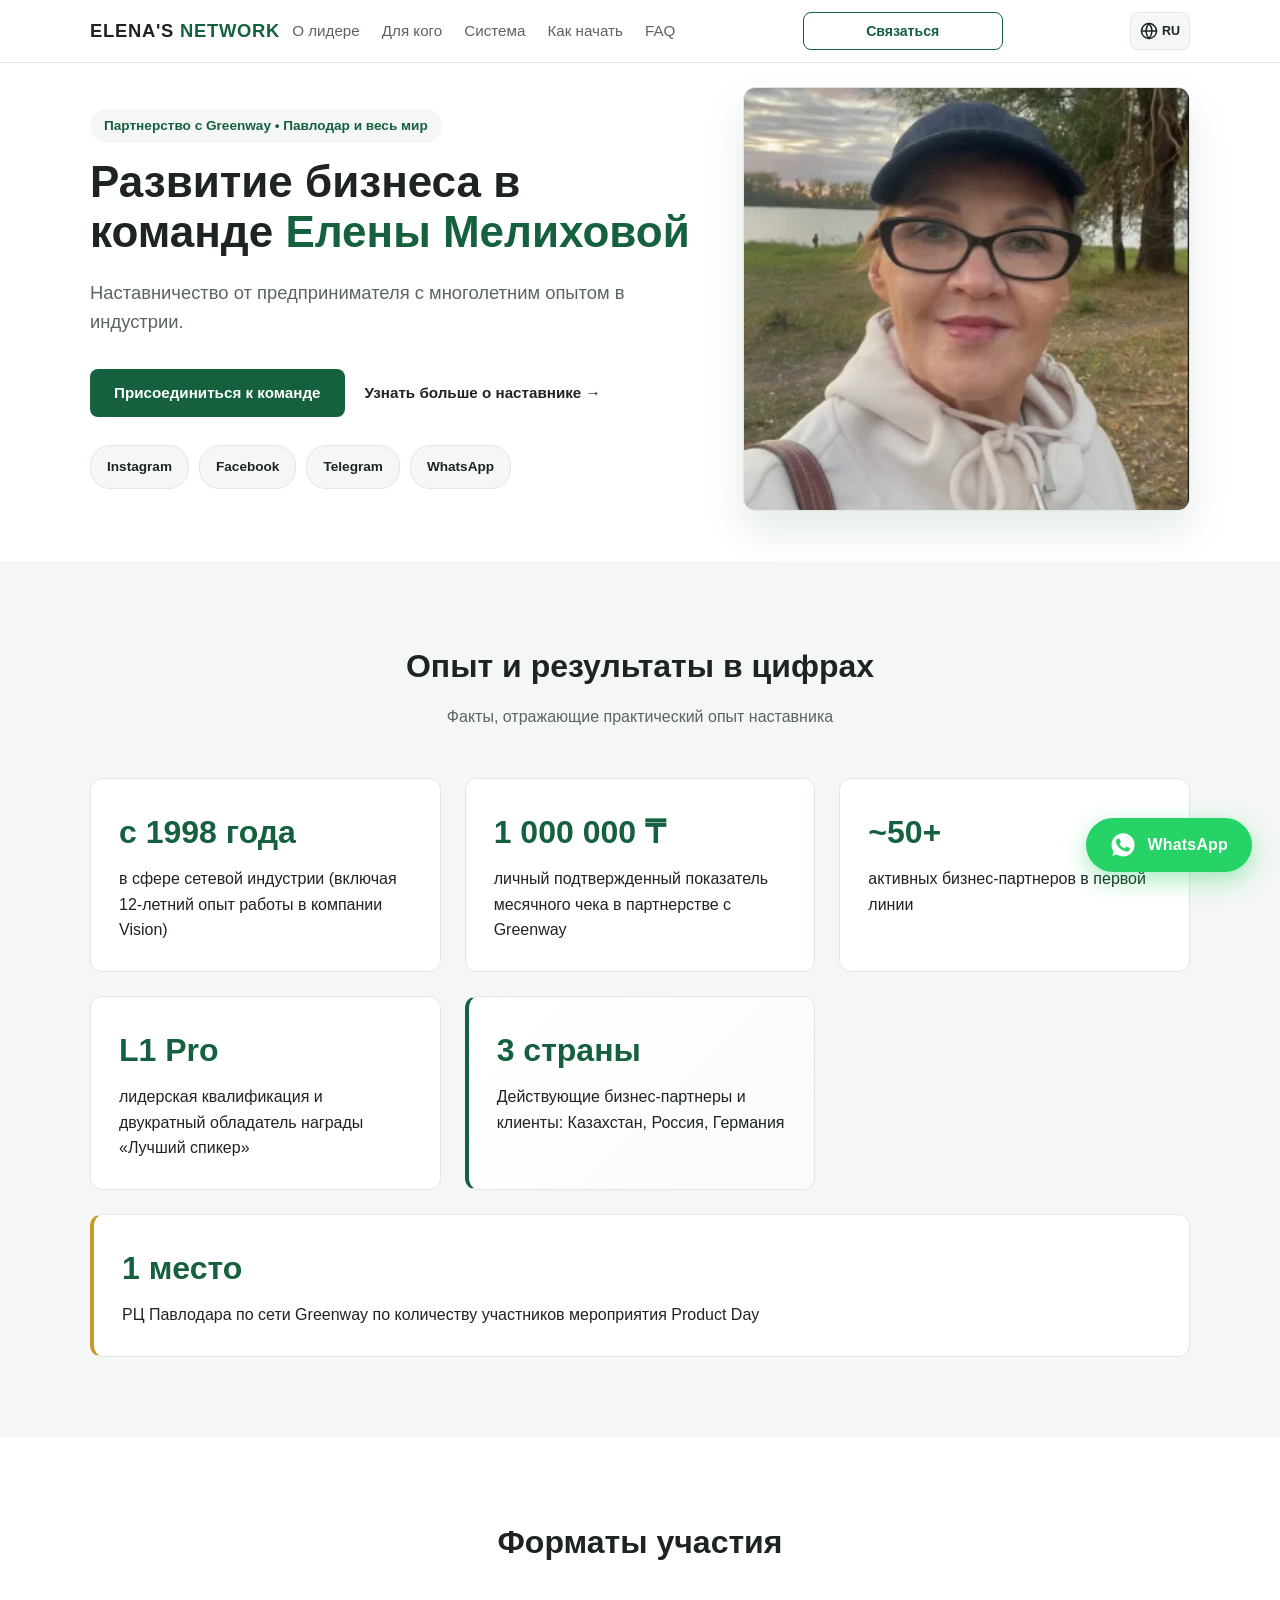
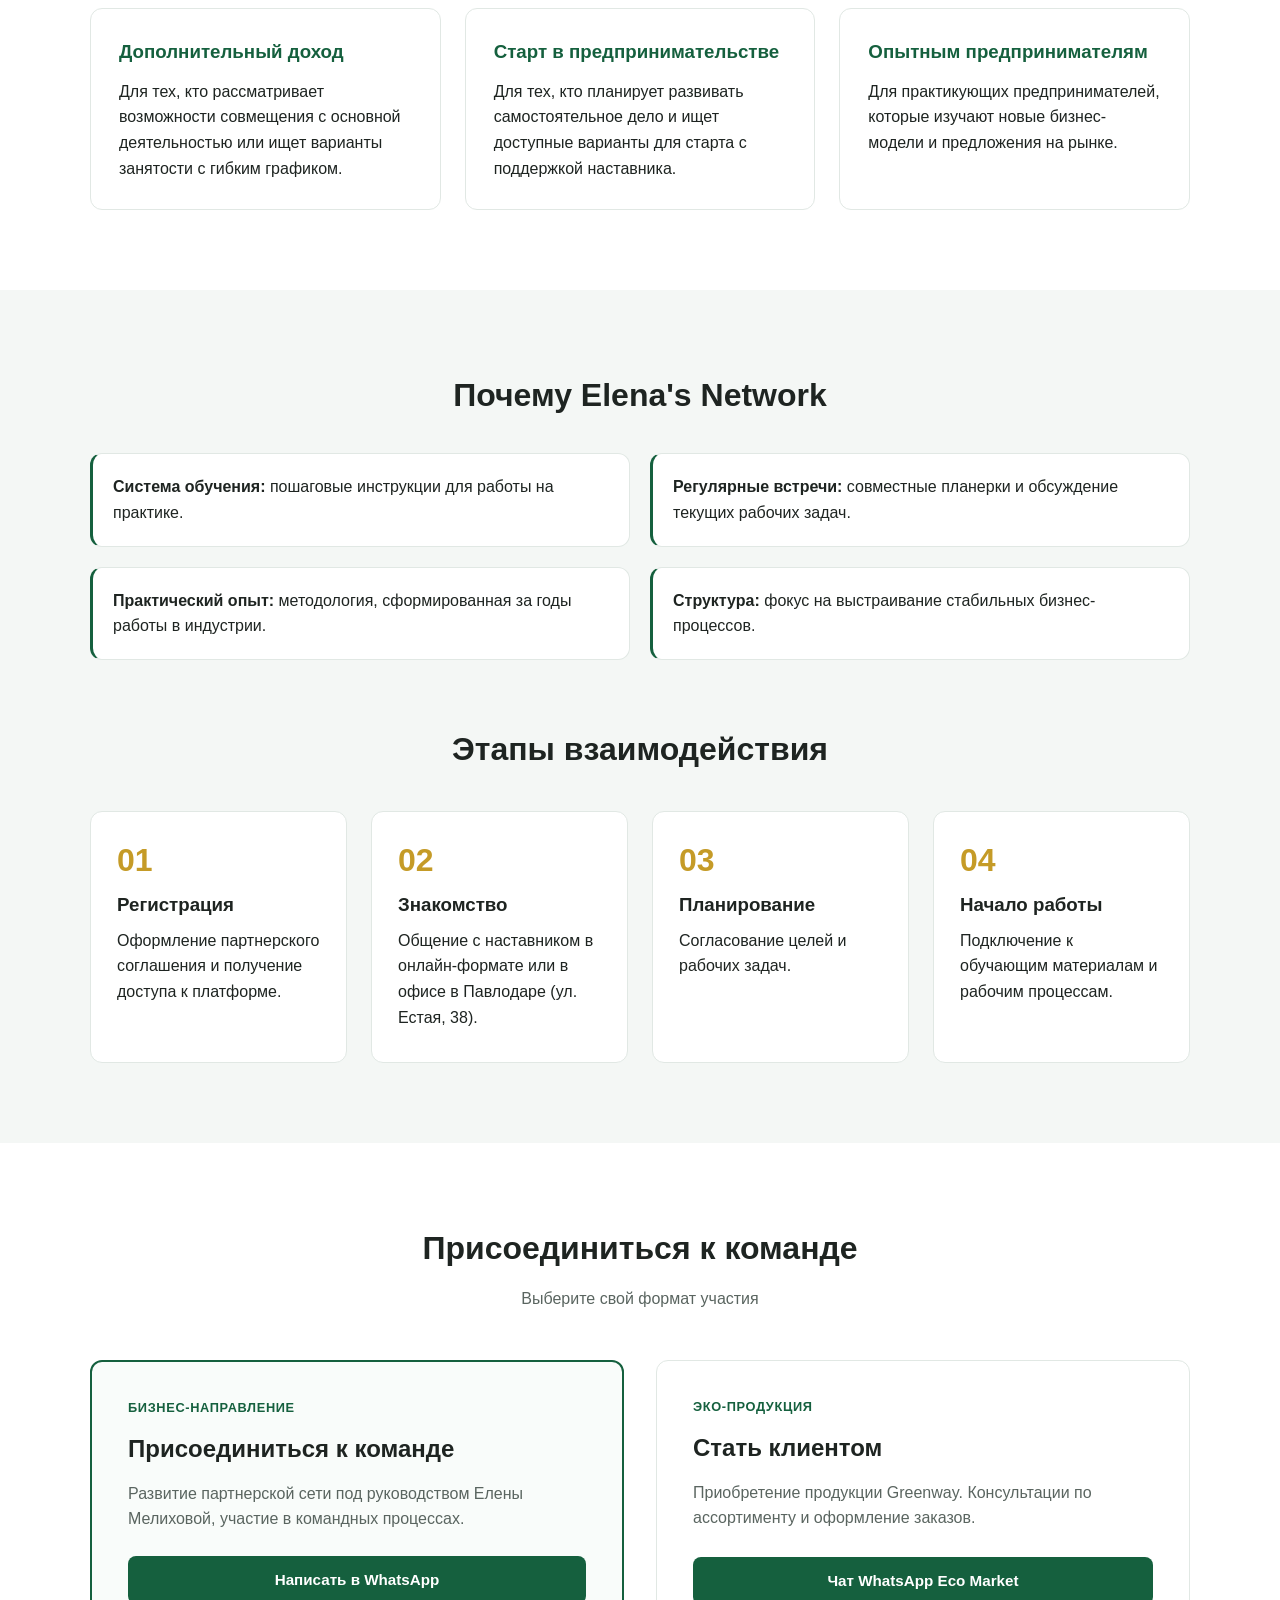
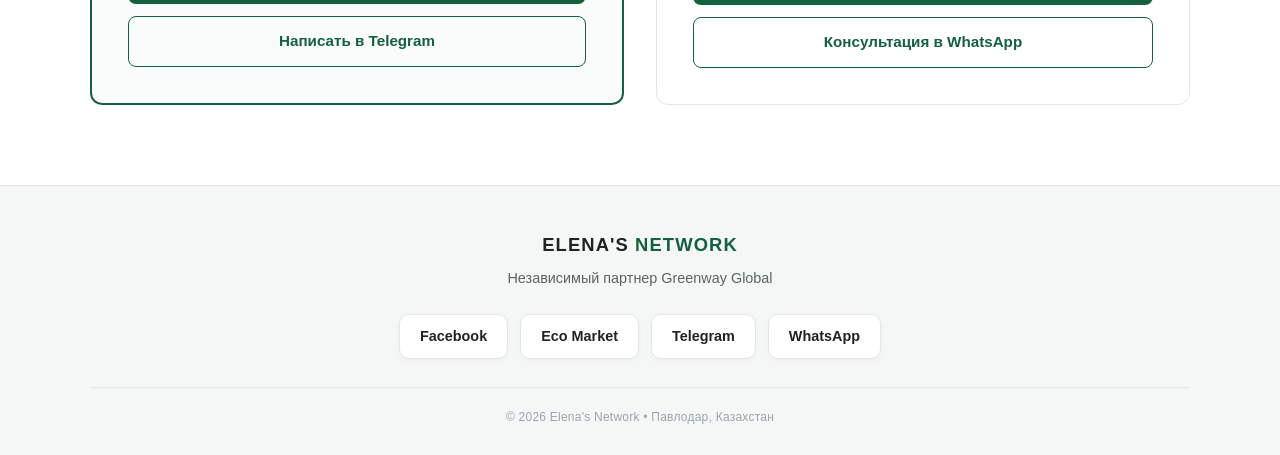
<file: index.html>
<!DOCTYPE html>
<html lang="ru">
<head>
    <script async src="https://www.googletagmanager.com/gtm.js?id=GTM-WV596D42"></script>
    <script>
    window.dataLayer = window.dataLayer || [];
    function gtag(){dataLayer.push(arguments);}
    gtag('js', new Date());
    </script>
    
    <meta charset="UTF-8">
    <meta name="viewport" content="width=device-width, initial-scale=1.0">
    <title>Elena's Network — Бизнес-сообщество Елены Мелиховой | Greenway</title>
    <meta name="description" content="Развитие бизнеса и партнерство с Greenway Global в Павлодаре и онлайн. Наставничество от лидера L1 Pro Елены Мелиховой с опытом с 1998 года.">
    
    <!-- Open Graph (для превью в мессенджерах) -->
    <meta property="og:type" content="website">
    <meta property="og:site_name" content="Elena's Network">
    <meta property="og:title" content="Elena's Network — бизнес с Greenway Global в команде Елены Мелиховой">
    <meta property="og:description" content="Наставничество в Павлодаре и онлайн. Пошаговая система старта в бизнесе или доступ к эко-продукции Greenway.">
    <meta property="og:url" content="https://dmitry-lab-git.github.io/elenas_network/">
    <meta property="og:image" content="https://dmitry-lab-git.github.io/elenas_network/assets/img/main_photo.png">

    <link rel="canonical" href="https://dmitry-lab-git.github.io/elenas_network/">

    <link rel="stylesheet" href="css/style.css?v=1.0.3">

    <!-- AI & GEO Оптимизация (Digital Passport / Schema.org) -->
    <script type="application/ld+json">
    {
    "@context": "https://schema.org",
    "@graph": [
        {
        "@type": "Person",
        "@id": "https://dmitry-lab-git.github.io/elenas_network/#elena",
        "name": "Елена Мелихова",
        "alternateName": "Elena Melikhova",
        "jobTitle": "Лидер L1 Pro, независимый партнер Greenway Global",
        "description": "Предприниматель и наставник в сетевой индустрии с 1998 года. Развитие партнерской сети и эко-направления в Павлодаре и онлайн.",
        "image": "https://dmitry-lab-git.github.io/elenas_network/assets/img/main_photo.webp",
        "url": "https://dmitry-lab-git.github.io/elenas_network/",
        "telephone": "+77056116444",
        "address": {
            "@type": "PostalAddress",
            "streetAddress": "ул. Естая, 38",
            "addressLocality": "Павлодар",
            "addressCountry": "KZ"
        },
        "sameAs": [
            "https://www.facebook.com/share/1Fp2Kw3iVJ/",
            "https://wa.me/77056116444"
        ]
        },
        {
        "@type": "LocalBusiness",
        "@id": "https://dmitry-lab-git.github.io/elenas_network/#office",
        "name": "Elena's Network — Команда Greenway Павлодар",
        "founder": {
            "@id": "https://dmitry-lab-git.github.io/elenas_network/#elena"
        },
        "image": "https://dmitry-lab-git.github.io/elenas_network/assets/img/main_photo.webp",
        "telephone": "+77056116444",
        "url": "https://dmitry-lab-git.github.io/elenas_network/",
        "priceRange": "$$",
        "hasMap": "https://2gis.kz/pavlodar/firm/70000001064880357",
        "openingHoursSpecification": [
            {
            "@type": "OpeningHoursSpecification",
            "dayOfWeek": ["Tuesday","Wednesday","Thursday","Friday","Saturday"],
            "opens": "11:00",
            "closes": "19:00"
            }
        ],
        "address": {
            "@type": "PostalAddress",
            "streetAddress": "ул. Естая, 38",
            "addressLocality": "Павлодар",
            "addressRegion": "Павлодарская область",
            "addressCountry": "KZ"
        },
        "areaServed": ["KZ", "RU", "DE"]
        },
        {
        "@type": "BreadcrumbList",
        "itemListElement": [
            {
            "@type": "ListItem",
            "position": 1,
            "name": "Главная",
            "item": "https://dmitry-lab-git.github.io/elenas_network/"
            },
            {
            "@type": "ListItem",
            "position": 2,
            "name": "Контакты и Офис",
            "item": "https://dmitry-lab-git.github.io/elenas_network/#office"
            }
        ]
        }
    ]
    }
    </script>
    </script>
</head>
<body>

    <header class="header" id="siteHeader">
        <div class="container header__inner">
            <a href="index.html" class="logo">ELENA'S <span>NETWORK</span></a>
            
            <nav class="nav nav--desktop" aria-label="Основная навигация">
                <a href="#achievements" class="nav__link" data-i18n="nav_leader">О лидере</a>
                <a href="#audience" class="nav__link" data-i18n="nav_audience">Для кого</a>
                <a href="#system" class="nav__link" data-i18n="nav_system">Система</a>
                <a href="#start" class="nav__link" data-i18n="nav_start">Как начать</a>
                <a href="faq.html" class="nav__link">FAQ</a>
            </nav>

            <div class="header__center-cta">
                <a href="#choice" class="btn btn--outline btn--sm btn--stretch" data-i18n="nav_contact">Связаться</a>
            </div>

            <div class="header__right">
                <div class="lang-dropdown" id="langDropdown">
                    <button type="button" class="globe-btn" id="globeBtn" aria-label="Выбрать язык" aria-expanded="false" aria-haspopup="true">
                        <svg viewBox="0 0 24 24" width="18" height="18" fill="none" stroke="currentColor" stroke-width="2" stroke-linecap="round" stroke-linejoin="round" aria-hidden="true">
                            <circle cx="12" cy="12" r="10"></circle>
                            <line x1="2" y1="12" x2="22" y2="12"></line>
                            <path d="M12 2a15.3 15.3 0 0 1 4 10 15.3 15.3 0 0 1-4 10 15.3 15.3 0 0 1-4-10 15.3 15.3 0 0 1 4-10z"></path>
                        </svg>
                        <span class="globe-btn__code" id="currentLangCode">RU</span>
                    </button>

                    <div class="lang-menu" id="langMenu" role="menu">
                        <button type="button" class="lang-option active" data-lang="ru" role="menuitem">Русский (RU)</button>
                        <button type="button" class="lang-option" data-lang="en" role="menuitem">English (EN)</button>
                    </div>
                </div>

                <button type="button" class="burger-btn" id="burgerBtn" aria-label="Открыть меню" aria-expanded="false" aria-controls="mobileDrawer">
                    <span></span>
                    <span></span>
                    <span></span>
                </button>
            </div>
        </div>

        <div class="mobile-drawer" id="mobileDrawer" aria-hidden="true">
            <nav class="mobile-nav" aria-label="Мобильная навигация">
                <a href="#achievements" class="mobile-nav__link" data-i18n="nav_leader">О лидере</a>
                <a href="#audience" class="mobile-nav__link" data-i18n="nav_audience">Для кого</a>
                <a href="#system" class="mobile-nav__link" data-i18n="nav_system">Система</a>
                <a href="#start" class="mobile-nav__link" data-i18n="nav_start">Как начать</a>
                <a href="faq.html" class="mobile-nav__link">FAQ</a>
                <a href="#choice" class="mobile-nav__link mobile-nav__link--cta" data-i18n="nav_contact">Связаться</a>
            </nav>
        </div>
    </header>

    <main>
        <section class="hero">
            <div class="container hero__grid">
                <div class="hero__content">
                    <span class="badge" data-i18n="hero_badge">Партнерство с Greenway • Павлодар и весь мир</span>
                    <h1 data-i18n="hero_title">Развитие бизнеса в команде <span class="accent">Елены Мелиховой</span></h1>
                    <p class="hero__subtitle" data-i18n="hero_subtitle">
                        Наставничество от предпринимателя с многолетним опытом в индустрии.
                    </p>
                    <div class="hero__actions">
                        <a href="#choice" class="btn btn--primary" data-i18n="hero_cta_main">Присоединиться к команде</a>
                        <a href="#achievements" class="btn btn--text" data-i18n="hero_cta_sec">Узнать больше о наставнике →</a>
                    </div>
                    <div class="hero__socials" aria-label="Социальные сети">
                        <a href="https://instagram.com/" target="_blank" rel="noopener noreferrer" class="social-pill">Instagram</a>
                        <a href="https://www.facebook.com/share/1Fp2Kw3iVJ/?mibextid=wwXIfr" target="_blank" rel="noopener noreferrer" class="social-pill">Facebook</a>
                        <a href="https://t.me/+77056116444" target="_blank" rel="noopener noreferrer" class="social-pill">Telegram</a>
                        <a href="https://wa.me/77056116444" target="_blank" rel="noopener noreferrer" class="social-pill">WhatsApp</a>
                    </div>
                </div>
                <div class="hero__image">
                    <!-- Оптимизированное фото WebP с резервным PNG -->
                    <picture>
                        <source srcset="assets/img/main_photo.webp" type="image/webp">
                        <img src="assets/img/main_photo.png" alt="Елена Мелихова" class="hero__photo" fetchpriority="high">
                    </picture>
                </div>
            </div>
        </section>

        <!-- 1. О лидере -->
        <section class="section bg-light">
            <div class="container">
                <h2 id="achievements" class="section__title" data-i18n="ach_title">Опыт и результаты в цифрах</h2>
                <p class="section__desc" data-i18n="ach_desc">Факты, отражающие практический опыт наставника</p>
                
                <div class="stats-grid">
                    <article class="stat-card">
                        <div class="stat-card__num" data-i18n="stat1_num">с 1998 года</div>
                        <p class="stat-card__text" data-i18n="stat1_text">в сфере сетевой индустрии (включая 12-летний опыт работы в компании Vision)</p>
                    </article>
                    <article class="stat-card">
                        <div class="stat-card__num" data-i18n="stat2_num">1 000 000 ₸</div>
                        <p class="stat-card__text" data-i18n="stat2_text">личный подтвержденный показатель месячного чека в партнерстве с Greenway</p>
                    </article>
                    <article class="stat-card">
                        <div class="stat-card__num">~50+</div>
                        <p class="stat-card__text" data-i18n="stat3_text">активных бизнес-партнеров в первой линии</p>
                    </article>
                    <article class="stat-card">
                        <div class="stat-card__num">L1 Pro</div>
                        <p class="stat-card__text" data-i18n="stat4_text">лидерская квалификация и двукратный обладатель награды «Лучший спикер»</p>
                    </article>
                    <article class="stat-card stat-card--accent">
                        <div class="stat-card__num" data-i18n="stat6_num">3 страны</div>
                        <p class="stat-card__text" data-i18n="stat6_text">Действующие бизнес-партнеры и клиенты: Казахстан, Россия, Германия</p>
                    </article>
                    <article class="stat-card stat-card--wide">
                        <div class="stat-card__num" data-i18n="stat5_num">1 место</div>
                        <p class="stat-card__text" data-i18n="stat5_text">РЦ Павлодара по сети Greenway по количеству участников мероприятия Product Day</p>
                    </article>
                </div>
            </div>
        </section>

        <!-- 2. Для кого -->
        <section class="section">
            <div class="container">
                <h2 id="audience" class="section__title" data-i18n="aud_title">Форматы участия</h2>
                <div class="cards-grid">
                    <article class="card">
                        <h3 data-i18n="aud1_title">Дополнительный доход</h3>
                        <p data-i18n="aud1_text">Для тех, кто рассматривает возможности совмещения с основной деятельностью или ищет варианты занятости с гибким графиком.</p>
                    </article>
                    <article class="card">
                        <h3 data-i18n="aud2_title">Старт в предпринимательстве</h3>
                        <p data-i18n="aud2_text">Для тех, кто планирует развивать самостоятельное дело и ищет доступные варианты для старта с поддержкой наставника.</p>
                    </article>
                    <article class="card">
                        <h3 data-i18n="aud3_title">Опытным предпринимателям</h3>
                        <p data-i18n="aud3_text">Для практикующих предпринимателей, которые изучают новые бизнес-модели и предложения на рынке.</p>
                    </article>
                </div>
            </div>
        </section>

        <!-- 3. Система и 4. Как начать -->
        <section class="section bg-light">
            <div class="container">
                <h2 id="system" class="section__title" data-i18n="sys_title">Почему Elena's Network</h2>
                <ul class="features-list">
                    <li class="feature-item" data-i18n="feat1"><strong>Система обучения:</strong> пошаговые инструкции для работы на практике.</li>
                    <li class="feature-item" data-i18n="feat2"><strong>Регулярные встречи:</strong> совместные планерки и обсуждение текущих рабочих задач.</li>
                    <li class="feature-item" data-i18n="feat3"><strong>Практический опыт:</strong> методология, сформированная за годы работы в индустрии.</li>
                    <li class="feature-item" data-i18n="feat4"><strong>Структура:</strong> фокус на выстраивание стабильных бизнес-процессов.</li>
                </ul>

                <div class="section__subsection">
                    <h2 id="start" class="section__title" data-i18n="steps_title">Этапы взаимодействия</h2>
                    <ol class="steps-grid">
                        <li class="step">
                            <span class="step__num">01</span>
                            <h3 data-i18n="step1_title">Регистрация</h3>
                            <p data-i18n="step1_text">Оформление партнерского соглашения и получение доступа к платформе.</p>
                        </li>
                        <li class="step">
                            <span class="step__num">02</span>
                            <h3 data-id="step2_title">Знакомство</h3>
                            <p data-i18n="step2_text">Общение с наставником в онлайн-формате или в офисе в Павлодаре (ул. Естая, 38).</p>
                        </li>
                        <li class="step">
                            <span class="step__num">03</span>
                            <h3 data-i18n="step3_title">Планирование</h3>
                            <p data-i18n="step3_text">Согласование целей и рабочих задач.</p>
                        </li>
                        <li class="step">
                            <span class="step__num">04</span>
                            <h3 data-i18n="step4_title">Начало работы</h3>
                            <p data-i18n="step4_text">Подключение к обучающим материалам и рабочим процессам.</p>
                        </li>
                    </ol>
                </div>
            </div>
        </section>

        <section class="section">
            <div class="container">
                <h2 id="choice" class="section__title" data-i18n="choice_title">Присоединиться к команде</h2>
                <p class="section__desc" data-i18n="choice_desc">Выберите свой формат участия</p>
                
                <div class="fork-grid">
                    <article class="fork-card fork-card--partner">
                        <div>
                            <span class="fork-tag" data-i18n="partner_tag">Бизнес-направление</span>
                            <h3 data-i18n="partner_title">Присоединиться к команде</h3>
                            <p data-i18n="partner_text">Развитие партнерской сети под руководством Елены Мелиховой, участие в командных процессах.</p>
                        </div>
                        <div class="btn-group">
                            <a href="https://wa.me/77056116444" target="_blank" rel="noopener noreferrer" class="btn btn--primary" data-i18n="btn_wa_partner">Написать в WhatsApp</a>
                            <a href="https://t.me/+77056116444" target="_blank" rel="noopener noreferrer" class="btn btn--outline" data-i18n="btn_tg_partner">Написать в Telegram</a>
                        </div>
                    </article>

                    <article class="fork-card">
                        <div>
                            <span class="fork-tag" data-i18n="client_tag">Эко-продукция</span>
                            <h3 data-i18n="client_title">Стать клиентом</h3>
                            <p data-i18n="client_text">Приобретение продукции Greenway. Консультации по ассортименту и оформление заказов.</p>
                        </div>
                        <div class="btn-group">
                            <a href="https://chat.whatsapp.com/EDPBPYjJRqoLpPpuqy76K7?s=cl&p=i&iam=2" target="_blank" rel="noopener noreferrer" class="btn btn--primary" data-i18n="btn_eco_market">Чат WhatsApp Eco Market</a>
                            <a href="https://wa.me/77056116444" target="_blank" rel="noopener noreferrer" class="btn btn--outline" data-i18n="btn_wa_client">Консультация в WhatsApp</a>
                        </div>
                    </article>
                </div>
            </div>
        </section>
    </main>

    <!-- Плавающая кнопка прямой связи с Еленой -->
    <a href="https://wa.me/77056116444" target="_blank" rel="noopener noreferrer" class="floating-cta" aria-label="Быстрая связь в WhatsApp">
        <svg viewBox="5.5 5.5 13 13" width="22" height="22" fill="currentColor" aria-hidden="true">
            <path d="M12.031 6.172c-3.181 0-5.767 2.586-5.768 5.766-.001 1.298.38 2.27 1.019 3.287l-.582 2.128 2.182-.573c.978.58 1.911.928 3.145.929 3.178 0 5.767-2.587 5.768-5.766.001-3.187-2.575-5.77-5.764-5.771zm3.392 8.244c-.144.405-.837.774-1.17.824-.299.045-.677.063-1.092-.069-.252-.08-.575-.187-.988-.365-1.739-.751-2.874-2.502-2.961-2.617-.087-.116-.708-.94-.708-1.793s.448-1.273.607-1.446c.159-.173.346-.217.462-.217l.332.006c.106.005.249-.04.39.298.144.347.491 1.2.534 1.287.043.087.072.188.014.304-.058.116-.087.188-.173.289l-.26.304c-.087.086-.177.18-.076.354.101.174.449.741.964 1.201.662.591 1.221.774 1.394.86s.274.072.376-.043c.101-.116.433-.506.549-.68.116-.173.231-.145.39-.087s1.011.477 1.184.564.289.13.332.202c.045.072.045.419-.1.824z"/>
        </svg>
        <span class="floating-cta__text" data-i18n="float_cta">WhatsApp</span>
    </a>

    <!-- Подвал сайта -->
    <footer class="footer">
        <div class="container footer__inner">
            <div class="footer__brand-block">
                <div class="footer__brand-badge">ELENA'S <span>NETWORK</span></div>
                <p class="footer__brand-subtitle" data-i18n="footer_partner">Независимый партнер Greenway Global</p>
            </div>

            <nav class="footer__links" aria-label="Ссылки в подвале">
                <a href="https://www.facebook.com/share/1Fp2Kw3iVJ/?mibextid=wwXIfr" target="_blank" rel="noopener noreferrer">Facebook</a>
                <a href="https://chat.whatsapp.com/EDPBPYjJRqoLpPpuqy76K7?s=cl&p=i&iam=2" target="_blank" rel="noopener noreferrer">Eco Market</a>
                <a href="https://t.me/+77056116444" target="_blank" rel="noopener noreferrer">Telegram</a>
                <a href="https://wa.me/77056116444" target="_blank" rel="noopener noreferrer">WhatsApp</a>
            </nav>

            <div class="footer__bottom-bar">
                <p data-i18n="footer_copy_bottom">© 2026 Elena's Network • Павлодар, Казахстан</p>
            </div>
        </div>
    </footer>

    <script src="src/main.js?v=1.0.3" defer></script>
</body>
</html>
</file>
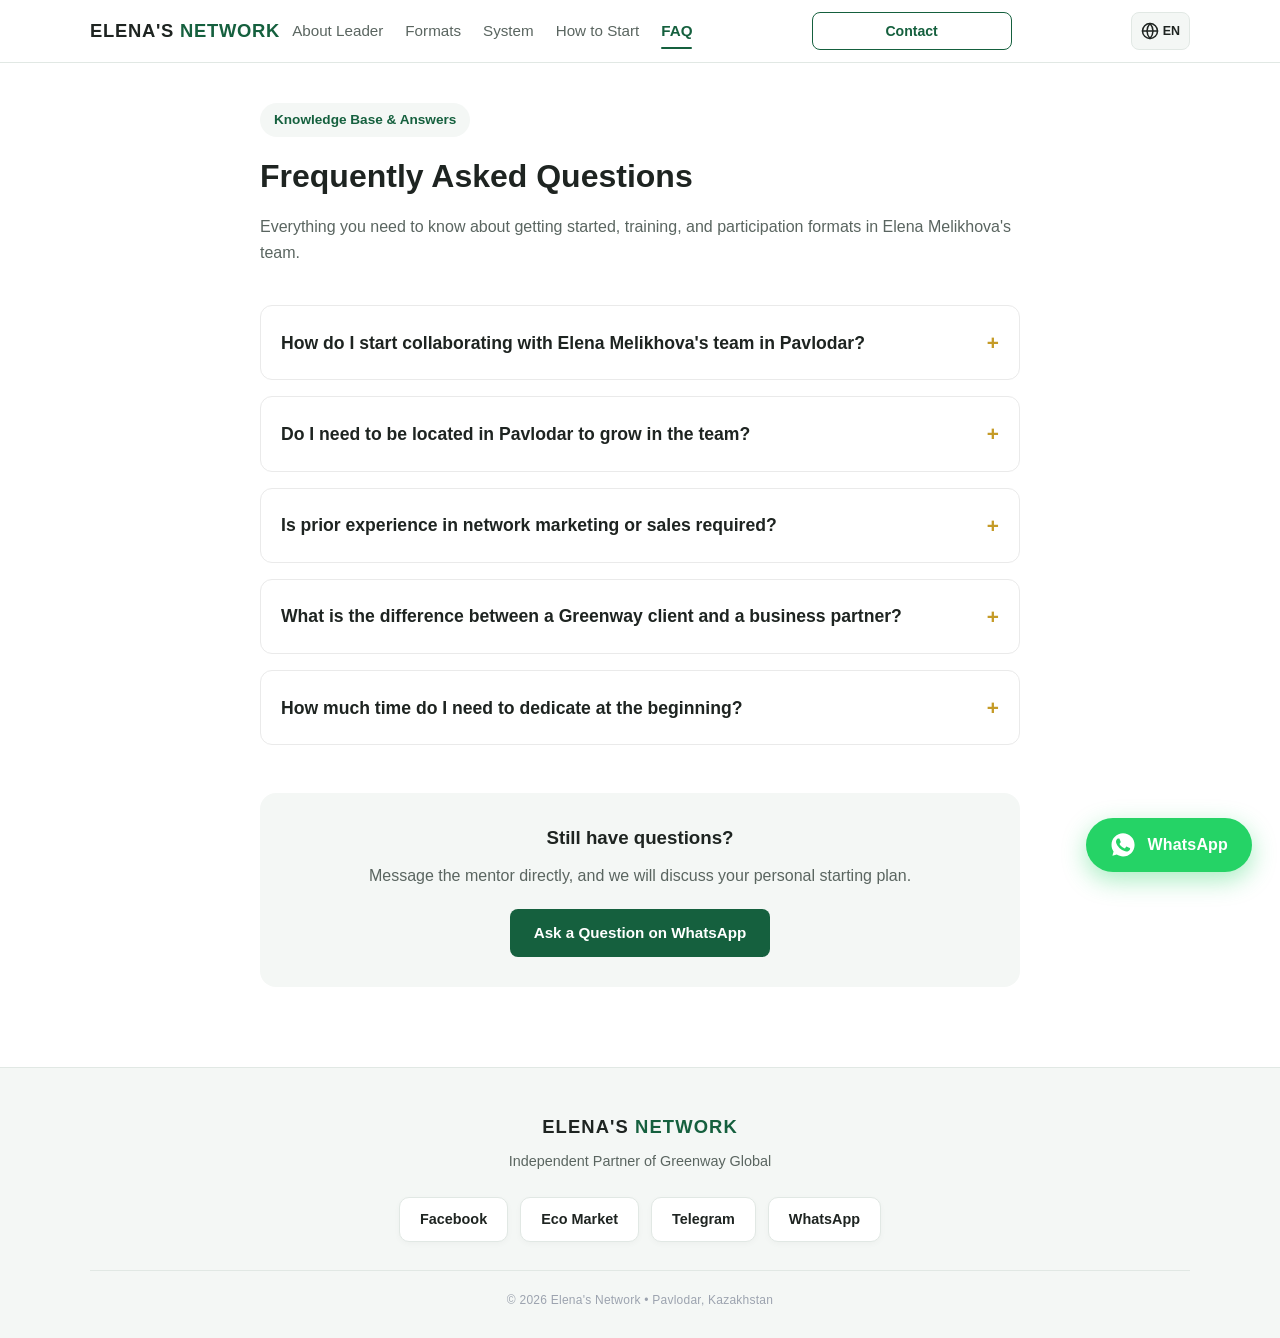
<file: faq-en.html>
<!DOCTYPE html>
<html lang="en">
<head>
    <script async src="https://www.googletagmanager.com/gtm.js?id=GTM-WV596D42"></script>
    <script>
    window.dataLayer = window.dataLayer || [];
    function gtag(){dataLayer.push(arguments);}
    gtag('js', new Date());
    </script>
    
    <meta charset="UTF-8">
    <meta name="viewport" content="width=device-width, initial-scale=1.0">
    <title>Frequently Asked Questions (FAQ) — Elena's Network | Greenway Pavlodar</title>
    <meta name="description" content="Answers to common questions about Greenway Global business, partnership, registration, training, and eco-products in Pavlodar and online with Elena Melikhova's team.">
    
    <!-- Open Graph -->
    <meta property="og:type" content="website">
    <meta property="og:site_name" content="Elena's Network">
    <meta property="og:title" content="FAQ — Elena's Network | Greenway Pavlodar">
    <meta property="og:description" content="Everything about cooperating with Elena Melikhova's team, starting with Greenway Global, and working online or in Pavlodar.">
    <meta property="og:url" content="https://dmitry-lab-git.github.io/elenas_network/faq-en.html">
    <meta property="og:image" content="https://dmitry-lab-git.github.io/elenas_network/assets/img/main_photo.png">
    <meta property="og:locale" content="en_US">
    
    <link rel="stylesheet" href="css/style.css?v=1.0.3">

    <!-- JSON-LD FAQPage Schema (English) -->
    <script type="application/ld+json">
    {
    "@context": "https://schema.org",
    "@type": "FAQPage",
    "mainEntity": [
        {
        "@type": "Question",
        "name": "How do I start collaborating with Elena Melikhova's team in Pavlodar?",
        "acceptedAnswer": {
            "@type": "Answer",
            "text": "Simply message us on WhatsApp or Telegram for an initial introduction. We will discuss your goals - whether you are looking for additional income, starting your own business, or purchasing eco-products for personal use - and choose a comfortable starting format. Registration in the Greenway Global partner network is free with full mentor support."
        }
        },
        {
        "@type": "Question",
        "name": "Do I need to be located in Pavlodar to grow in the team?",
        "acceptedAnswer": {
            "@type": "Answer",
            "text": "No. While Pavlodar hosts our Regional Center at 38 Yestay Street and live Product Day events, the entire training system, team briefings, and mentor support are structured online for partners across Kazakhstan, Russia, and Germany."
        }
        },
        {
        "@type": "Question",
        "name": "Is prior experience in network marketing or sales required?",
        "acceptedAnswer": {
            "@type": "Answer",
            "text": "No prior experience is required. Elena's Network provides a step-by-step onboarding system built on over 25 years of industry practice, offering ready workflows and full mentor support."
        }
        },
        {
        "@type": "Question",
        "name": "What is the difference between a Greenway client and a business partner?",
        "acceptedAnswer": {
            "@type": "Answer",
            "text": "Clients get access to the Greenway Global eco-product catalog, personal product selection consultations, and our private Eco Market chat. Business partners additionally unlock team training, the company's compensation plan, and tools for building your own partner network."
        }
        },
        {
        "@type": "Question",
        "name": "How much time do I need to dedicate at the beginning?",
        "acceptedAnswer": {
            "@type": "Answer",
            "text": "The schedule is flexible and depends on your goals. Most team members start with 1-2 hours a day, combining Greenway with their primary job, studies, or family commitments, and gradually scale up as their results grow."
        }
        }
    ]
    }
    </script>
</head>
<body>

    <!-- Header -->
    <header class="header" id="siteHeader">
        <div class="container header__inner">
            <a href="index.html" class="logo">ELENA'S <span>NETWORK</span></a>
            
            <nav class="nav nav--desktop" aria-label="Main Navigation">
                <a href="index.html#achievements" class="nav__link">About Leader</a>
                <a href="index.html#audience" class="nav__link">Formats</a>
                <a href="index.html#system" class="nav__link">System</a>
                <a href="index.html#start" class="nav__link">How to Start</a>
                <a href="faq-en.html" class="nav__link is-active" aria-current="page">FAQ</a>
            </nav>

            <div class="header__center-cta">
                <a href="index.html#choice" class="btn btn--outline btn--sm btn--stretch">Contact</a>
            </div>

            <div class="header__right">
                <!-- Dropdown menu for language switching (only RU) -->
                <div class="lang-dropdown" id="langDropdown">
                    <button type="button" class="globe-btn" id="globeBtn" aria-label="Select language" aria-expanded="false" aria-haspopup="true">
                        <svg viewBox="0 0 24 24" width="18" height="18" fill="none" stroke="currentColor" stroke-width="2" stroke-linecap="round" stroke-linejoin="round" aria-hidden="true">
                            <circle cx="12" cy="12" r="10"></circle>
                            <line x1="2" y1="12" x2="22" y2="12"></line>
                            <path d="M12 2a15.3 15.3 0 0 1 4 10 15.3 15.3 0 0 1-4 10 15.3 15.3 0 0 1-4-10 15.3 15.3 0 0 1 4-10z"></path>
                        </svg>
                        <span class="globe-btn__code" id="currentLangCode">EN</span>
                    </button>

                    <div class="lang-menu" id="langMenu" role="menu">
                        <a href="faq.html" class="lang-option" role="menuitem">Русский (RU)</a>
                    </div>
                </div>

                <button type="button" class="burger-btn" id="burgerBtn" aria-label="Open Menu" aria-expanded="false" aria-controls="mobileDrawer">
                    <span></span>
                    <span></span>
                    <span></span>
                </button>
            </div>
        </div>

        <div class="mobile-drawer" id="mobileDrawer" aria-hidden="true">
            <nav class="mobile-nav" aria-label="Mobile Navigation">
                <a href="index.html#achievements" class="mobile-nav__link">About Leader</a>
                <a href="index.html#audience" class="mobile-nav__link">Formats</a>
                <a href="index.html#system" class="mobile-nav__link">System</a>
                <a href="index.html#start" class="mobile-nav__link">How to Start</a>
                <a href="faq-en.html" class="mobile-nav__link is-active">FAQ</a>
                <a href="index.html#choice" class="mobile-nav__link mobile-nav__link--cta">Contact</a>
            </nav>
        </div>
    </header>

    <main>
        <section class="section" style="padding-top: 40px;">
            <div class="container" style="max-width: 800px;">
                <span class="badge">Knowledge Base & Answers</span>
                <h1 class="section__title" style="text-align: left; margin-bottom: 12px;">Frequently Asked Questions</h1>
                <p class="section__desc" style="text-align: left; margin-bottom: 40px;">Everything you need to know about getting started, training, and participation formats in Elena Melikhova's team.</p>
                
                <div class="faq-accordion" style="display: flex; flex-direction: column; gap: 16px;">
                    
                    <details class="faq-item" style="background: var(--bg-card, #fff); border: 1px solid var(--border-color, #eaeaea); border-radius: 12px; padding: 20px;">
                        <summary style="font-weight: 600; font-size: 1.1rem; cursor: pointer; list-style: none; display: flex; justify-content: space-between; align-items: center;">
                            How do I start collaborating with Elena Melikhova's team in Pavlodar?
                            <span style="font-size: 1.3rem; color: var(--accent, #4CAF50); margin-left: 12px;">+</span>
                        </summary>
                        <p style="margin-top: 12px; color: var(--text-muted, #555); line-height: 1.6;">
                            Simply message us on WhatsApp or Telegram for an initial introduction. We will discuss your goals—whether you are looking for additional income, starting your own business, or purchasing eco-products for personal use—and choose a comfortable starting format. Registration in the Greenway Global partner network is free with full mentor support.
                        </p>
                    </details>

                    <details class="faq-item" style="background: var(--bg-card, #fff); border: 1px solid var(--border-color, #eaeaea); border-radius: 12px; padding: 20px;">
                        <summary style="font-weight: 600; font-size: 1.1rem; cursor: pointer; list-style: none; display: flex; justify-content: space-between; align-items: center;">
                            Do I need to be located in Pavlodar to grow in the team?
                            <span style="font-size: 1.3rem; color: var(--accent, #4CAF50); margin-left: 12px;">+</span>
                        </summary>
                        <p style="margin-top: 12px; color: var(--text-muted, #555); line-height: 1.6;">
                            No, geography is not a limitation. Pavlodar hosts our Regional Center at 38 Yestay Street, live meetings, presentations, and Product Day events. At the same time, the entire training system, team briefings, and mentor support are structured online—partners from various cities across Kazakhstan, Russia, and Germany are already actively growing in our team.
                        </p>
                    </details>

                    <details class="faq-item" style="background: var(--bg-card, #fff); border: 1px solid var(--border-color, #eaeaea); border-radius: 12px; padding: 20px;">
                        <summary style="font-weight: 600; font-size: 1.1rem; cursor: pointer; list-style: none; display: flex; justify-content: space-between; align-items: center;">
                            Is prior experience in network marketing or sales required?
                            <span style="font-size: 1.3rem; color: var(--accent, #4CAF50); margin-left: 12px;">+</span>
                        </summary>
                        <p style="margin-top: 12px; color: var(--text-muted, #555); line-height: 1.6;">
                            No prior experience is required. Elena's Network provides a step-by-step onboarding system built on over 25 years of industry practice. New partners receive ready-to-use workflows, product training, and regular feedback at every stage.
                        </p>
                    </details>

                    <details class="faq-item" style="background: var(--bg-card, #fff); border: 1px solid var(--border-color, #eaeaea); border-radius: 12px; padding: 20px;">
                        <summary style="font-weight: 600; font-size: 1.1rem; cursor: pointer; list-style: none; display: flex; justify-content: space-between; align-items: center;">
                            What is the difference between a Greenway client and a business partner?
                            <span style="font-size: 1.3rem; color: var(--accent, #4CAF50); margin-left: 12px;">+</span>
                        </summary>
                        <p style="margin-top: 12px; color: var(--text-muted, #555); line-height: 1.6;">
                            The client format provides access to the Greenway Global eco-product catalog, personal product selection consultations, and our private Eco Market chat. Business partnership additionally unlocks team training, the company's compensation plan, and tools for building your own partner network.
                        </p>
                    </details>

                    <details class="faq-item" style="background: var(--bg-card, #fff); border: 1px solid var(--border-color, #eaeaea); border-radius: 12px; padding: 20px;">
                        <summary style="font-weight: 600; font-size: 1.1rem; cursor: pointer; list-style: none; display: flex; justify-content: space-between; align-items: center;">
                            How much time do I need to dedicate at the beginning?
                            <span style="font-size: 1.3rem; color: var(--accent, #4CAF50); margin-left: 12px;">+</span>
                        </summary>
                        <p style="margin-top: 12px; color: var(--text-muted, #555); line-height: 1.6;">
                            The schedule is flexible and depends on your goals. Most team members start with 1–2 hours a day, combining Greenway with their primary job, studies, or family commitments, and gradually scale up as their results grow.
                        </p>
                    </details>

                </div>

                <div style="margin-top: 48px; padding: 30px; background: var(--bg-light, #f9f9f9); border-radius: 16px; text-align: center;">
                    <h3 style="margin-bottom: 10px;">Still have questions?</h3>
                    <p style="color: var(--text-muted, #555); margin-bottom: 20px;">Message the mentor directly, and we will discuss your personal starting plan.</p>
                    <a href="https://wa.me/77056116444" target="_blank" rel="noopener noreferrer" class="btn btn--primary">Ask a Question on WhatsApp</a>
                </div>

            </div>
        </section>
    </main>

    <a href="https://wa.me/77056116444" target="_blank" rel="noopener noreferrer" class="floating-cta" aria-label="Fast WhatsApp connection">
        <svg viewBox="5.5 5.5 13 13" width="22" height="22" fill="currentColor" aria-hidden="true">
            <path d="M12.031 6.172c-3.181 0-5.767 2.586-5.768 5.766-.001 1.298.38 2.27 1.019 3.287l-.582 2.128 2.182-.573c.978.58 1.911.928 3.145.929 3.178 0 5.767-2.587 5.768-5.766.001-3.187-2.575-5.77-5.764-5.771zm3.392 8.244c-.144.405-.837.774-1.17.824-.299.045-.677.063-1.092-.069-.252-.08-.575-.187-.988-.365-1.739-.751-2.874-2.502-2.961-2.617-.087-.116-.708-.94-.708-1.793s.448-1.273.607-1.446c.159-.173.346-.217.462-.217l.332.006c.106.005.249-.04.39.298.144.347.491 1.2.534 1.287.043.087.072.188.014.304-.058.116-.087.188-.173.289l-.26.304c-.087.086-.177.18-.076.354.101.174.449.741.964 1.201.662.591 1.221.774 1.394.86s.274.072.376-.043c.101-.116.433-.506.549-.68.116-.173.231-.145.39-.087s1.011.477 1.184.564.289.13.332.202c.045.072.045.419-.1.824z"/>
        </svg>
        <span class="floating-cta__text">WhatsApp</span>
    </a>

    <footer class="footer">
        <div class="container footer__inner">
            <div class="footer__brand-block">
                <div class="footer__brand-badge">ELENA'S <span>NETWORK</span></div>
                <p class="footer__brand-subtitle">Independent Partner of Greenway Global</p>
            </div>

            <nav class="footer__links" aria-label="Footer Links">
                <a href="https://www.facebook.com/share/1Fp2Kw3iVJ/?mibextid=wwXIfr" target="_blank" rel="noopener noreferrer">Facebook</a>
                <a href="https://chat.whatsapp.com/JNvTaAMisbFKQ8rggl90qZ?s=cl&p=i&iam=2" target="_blank" rel="noopener noreferrer">Eco Market</a>
                <a href="https://t.me/+77056116444" target="_blank" rel="noopener noreferrer">Telegram</a>
                <a href="https://wa.me/77056116444" target="_blank" rel="noopener noreferrer">WhatsApp</a>
            </nav>

            <div class="footer__bottom-bar">
                <p>© 2026 Elena's Network • Pavlodar, Kazakhstan</p>
            </div>
        </div>
    </footer>

    <script src="src/main.js?v=1.0.3" defer></script>
</body>
</html>
</file>
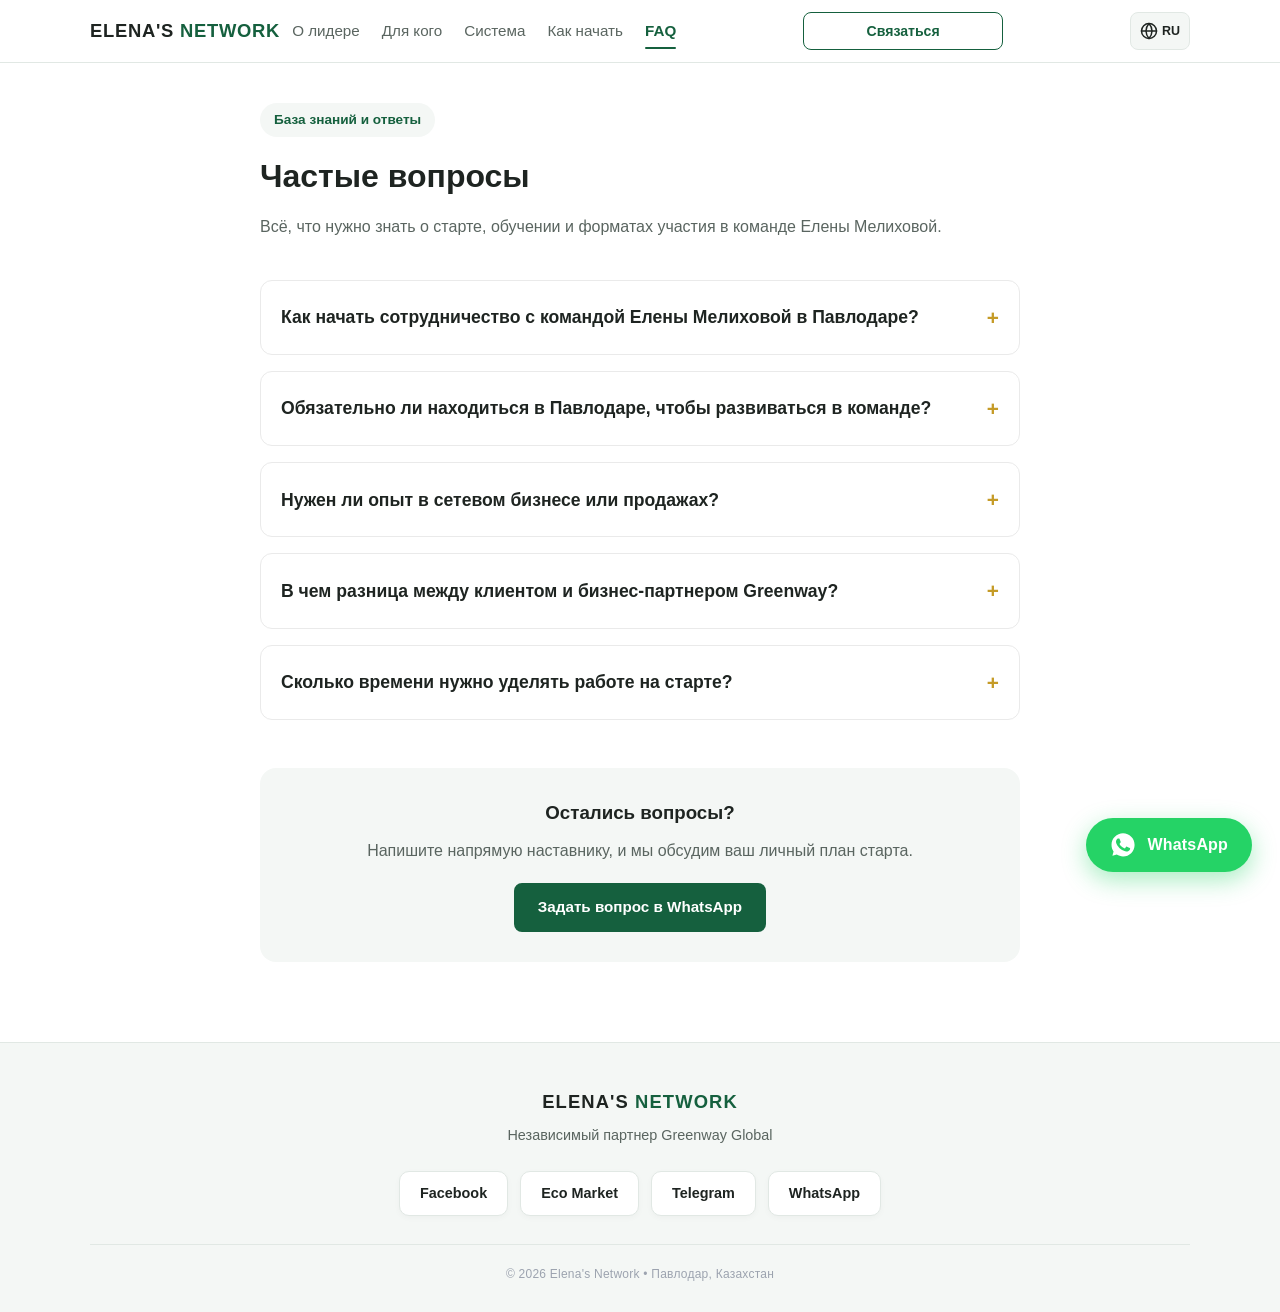
<file: faq.html>
<!DOCTYPE html>
<html lang="ru">
<head>
    <script async src="https://www.googletagmanager.com/gtm.js?id=GTM-WV596D42"></script>
    <script>
    window.dataLayer = window.dataLayer || [];
    function gtag(){dataLayer.push(arguments);}
    gtag('js', new Date());
    </script>
    
    <meta charset="UTF-8">
    <meta name="viewport" content="width=device-width, initial-scale=1.0">
    <title>Частые вопросы (FAQ) — Elena's Network | Greenway Павлодар</title>
    <meta name="description" content="Ответы на популярные вопросы о бизнесе с Greenway Global, партнерстве, регистрации, обучении и эко-продукции в Павлодаре и онлайн в команде Елены Мелиховой.">
    
    <!-- Open Graph -->
    <meta property="og:type" content="website">
    <meta property="og:site_name" content="Elena's Network">
    <meta property="og:title" content="Частые вопросы (FAQ) — Elena's Network | Greenway Павлодар">
    <meta property="og:description" content="Всё о сотрудничестве с командой Елены Мелиховой, условиях старта в Greenway Global и работе в Павлодаре и онлайн.">
    <meta property="og:url" content="https://dmitry-lab-git.github.io/elenas_network/faq.html">
    <meta property="og:image" content="https://dmitry-lab-git.github.io/elenas_network/assets/img/main_photo.png">
    
    <link rel="stylesheet" href="css/style.css?v=1.0.3">

    <!-- JSON-LD Микроразметка FAQPage для Google, Яндекс и AI-поиска -->
    <script type="application/ld+json">
    {
    "@context": "https://schema.org",
    "@type": "FAQPage",
    "mainEntity": [
        {
        "@type": "Question",
        "name": "Как начать сотрудничество с командой Елены Мелиховой в Павлодаре?",
        "acceptedAnswer": {
            "@type": "Answer",
            "text": "Достаточно написать в WhatsApp или Telegram для первичного знакомства. Мы обсудим ваши цели - дополнительный доход, запуск своего дела или покупку продукции - и выберем комфортный формат старта. Регистрация в партнёрской сети Greenway Global бесплатна."
        }
        },
        {
        "@type": "Question",
        "name": "Обязательно ли находиться в Павлодаре для работы?",
        "acceptedAnswer": {
            "@type": "Answer",
            "text": "Нет. В Павлодаре находится региональный центр (РЦ) по адресу ул. Естая, 38, и проходят живые встречи и Product Day. При этом система обучения и планерки выстроены онлайн. В команде успешно развиваются партнеры из Казахстана, России и Германии."
        }
        },
        {
        "@type": "Question",
        "name": "Нужен ли опыт в сетевом бизнесе или продажах?",
        "acceptedAnswer": {
            "@type": "Answer",
            "text": "Опыт не требуется. В Elena's Network внедрена пошаговая система адаптации на основе многолетней практики в индустрии. Новые партнеры получают готовые алгоритмы и поддержку наставника."
        }
        },
        {
        "@type": "Question",
        "name": "В чем разница между клиентом и бизнес-партнером Greenway?",
        "acceptedAnswer": {
            "@type": "Answer",
            "text": "Клиент получает доступ к каталогу эко-продукции Greenway Global, консультации по ассортименту и закрытому чату Eco Market. Бизнес-партнер получает доступ к маркетинговому плану, обучению и инструментам построения сети."
        }
        },
        {
        "@type": "Question",
        "name": "Сколько времени нужно уделять работе на старте?",
        "acceptedAnswer": {
            "@type": "Answer",
            "text": "График гибкий. Большинство начинают с 1-2 часов в день, совмещая развитие в Greenway с основной занятостью, и масштабируют результаты по мере роста."
        }
        }
    ]
    }
    </script>
</head>
<body>

    <!-- Шапка сайта -->
    <header class="header" id="siteHeader">
        <div class="container header__inner">
            <a href="index.html" class="logo">ELENA'S <span>NETWORK</span></a>
            
            <nav class="nav nav--desktop" aria-label="Основная навигация">
                <a href="index.html#achievements" class="nav__link">О лидере</a>
                <a href="index.html#audience" class="nav__link">Для кого</a>
                <a href="index.html#system" class="nav__link">Система</a>
                <a href="index.html#start" class="nav__link">Как начать</a>
                <a href="faq.html" class="nav__link is-active" aria-current="page">FAQ</a>
            </nav>

            <div class="header__center-cta">
                <a href="index.html#choice" class="btn btn--outline btn--sm btn--stretch">Связаться</a>
            </div>

            <div class="header__right">
                <!-- Выпадающее меню выбора языка (только EN) -->
                <div class="lang-dropdown" id="langDropdown">
                    <button type="button" class="globe-btn" id="globeBtn" aria-label="Выбрать язык" aria-expanded="false" aria-haspopup="true">
                        <svg viewBox="0 0 24 24" width="18" height="18" fill="none" stroke="currentColor" stroke-width="2" stroke-linecap="round" stroke-linejoin="round" aria-hidden="true">
                            <circle cx="12" cy="12" r="10"></circle>
                            <line x1="2" y1="12" x2="22" y2="12"></line>
                            <path d="M12 2a15.3 15.3 0 0 1 4 10 15.3 15.3 0 0 1-4 10 15.3 15.3 0 0 1-4-10 15.3 15.3 0 0 1 4-10z"></path>
                        </svg>
                        <span class="globe-btn__code" id="currentLangCode">RU</span>
                    </button>

                    <div class="lang-menu" id="langMenu" role="menu">
                        <a href="faq-en.html" class="lang-option" role="menuitem">English (EN)</a>
                    </div>
                </div>

                <button type="button" class="burger-btn" id="burgerBtn" aria-label="Открыть меню" aria-expanded="false" aria-controls="mobileDrawer">
                    <span></span>
                    <span></span>
                    <span></span>
                </button>
            </div>
        </div>

        <div class="mobile-drawer" id="mobileDrawer" aria-hidden="true">
            <nav class="mobile-nav" aria-label="Мобильная навигация">
                <a href="index.html#achievements" class="mobile-nav__link">О лидере</a>
                <a href="index.html#audience" class="mobile-nav__link">Для кого</a>
                <a href="index.html#system" class="mobile-nav__link">Система</a>
                <a href="index.html#start" class="mobile-nav__link">Как начать</a>
                <a href="faq.html" class="mobile-nav__link is-active">FAQ</a>
                <a href="index.html#choice" class="mobile-nav__link mobile-nav__link--cta">Связаться</a>
            </nav>
        </div>
    </header>

    <main>
        <section class="section" style="padding-top: 40px;">
            <div class="container" style="max-width: 800px;">
                <span class="badge">База знаний и ответы</span>
                <h1 class="section__title" style="text-align: left; margin-bottom: 12px;">Частые вопросы</h1>
                <p class="section__desc" style="text-align: left; margin-bottom: 40px;">Всё, что нужно знать о старте, обучении и форматах участия в команде Елены Мелиховой.</p>
                
                <div class="faq-accordion" style="display: flex; flex-direction: column; gap: 16px;">
                    
                    <details class="faq-item" style="background: var(--bg-card, #fff); border: 1px solid var(--border-color, #eaeaea); border-radius: 12px; padding: 20px;">
                        <summary style="font-weight: 600; font-size: 1.1rem; cursor: pointer; list-style: none; display: flex; justify-content: space-between; align-items: center;">
                            Как начать сотрудничество с командой Елены Мелиховой в Павлодаре?
                            <span style="font-size: 1.3rem; color: var(--accent, #4CAF50); margin-left: 12px;">+</span>
                        </summary>
                        <p style="margin-top: 12px; color: var(--text-muted, #555); line-height: 1.6;">
                            Достаточно написать в WhatsApp или Telegram для первичного знакомства. Мы обсудим ваши цели — рассматриваете ли вы дополнительный доход, запуск собственного дела или покупку продукции для себя — и определим комфортный формат старта. Регистрация в партнёрской сети Greenway Global проходит бесплатно с полным сопровождением наставника.
                        </p>
                    </details>

                    <details class="faq-item" style="background: var(--bg-card, #fff); border: 1px solid var(--border-color, #eaeaea); border-radius: 12px; padding: 20px;">
                        <summary style="font-weight: 600; font-size: 1.1rem; cursor: pointer; list-style: none; display: flex; justify-content: space-between; align-items: center;">
                            Обязательно ли находиться в Павлодаре, чтобы развиваться в команде?
                            <span style="font-size: 1.3rem; color: var(--accent, #4CAF50); margin-left: 12px;">+</span>
                        </summary>
                        <p style="margin-top: 12px; color: var(--text-muted, #555); line-height: 1.6;">
                            Нет, география не ограничена. В Павлодаре работает региональный центр (РЦ) по адресу ул. Естая, 38, и проходят живые встречи, презентации и мероприятия Product Day. При этом вся система обучения, рабочие планерки и поддержка наставника выстроены в онлайн-формате — в команде уже успешно развиваются партнеры из разных городов Казахстана, России и Германии.
                        </p>
                    </details>

                    <details class="faq-item" style="background: var(--bg-card, #fff); border: 1px solid var(--border-color, #eaeaea); border-radius: 12px; padding: 20px;">
                        <summary style="font-weight: 600; font-size: 1.1rem; cursor: pointer; list-style: none; display: flex; justify-content: space-between; align-items: center;">
                            Нужен ли опыт в сетевом бизнесе или продажах?
                            <span style="font-size: 1.3rem; color: var(--accent, #4CAF50); margin-left: 12px;">+</span>
                        </summary>
                        <p style="margin-top: 12px; color: var(--text-muted, #555); line-height: 1.6;">
                            Опыт не требуется. В Elena's Network внедрена пошаговая система адаптации, основанная на многолетней практике в индустрии. Новые партнеры получают готовые алгоритмы работы, обучение по ассортименту и регулярную обратную связь на всех этапах.
                        </p>
                    </details>

                    <details class="faq-item" style="background: var(--bg-card, #fff); border: 1px solid var(--border-color, #eaeaea); border-radius: 12px; padding: 20px;">
                        <summary style="font-weight: 600; font-size: 1.1rem; cursor: pointer; list-style: none; display: flex; justify-content: space-between; align-items: center;">
                            В чем разница между клиентом и бизнес-партнером Greenway?
                            <span style="font-size: 1.3rem; color: var(--accent, #4CAF50); margin-left: 12px;">+</span>
                        </summary>
                        <p style="margin-top: 12px; color: var(--text-muted, #555); line-height: 1.6;">
                            Клиентский формат дает доступ к каталогу эко-продукции Greenway Global, персональным консультациям по подбору товаров и участию в закрытом чате Eco Market. Бизнес-партнерство дополнительно открывает доступ к командному обучению, маркетинговому плану компании и инструментам для построения собственной партнерской сети.
                        </p>
                    </details>

                    <details class="faq-item" style="background: var(--bg-card, #fff); border: 1px solid var(--border-color, #eaeaea); border-radius: 12px; padding: 20px;">
                        <summary style="font-weight: 600; font-size: 1.1rem; cursor: pointer; list-style: none; display: flex; justify-content: space-between; align-items: center;">
                            Сколько времени нужно уделять работе на старте?
                            <span style="font-size: 1.3rem; color: var(--accent, #4CAF50); margin-left: 12px;">+</span>
                        </summary>
                        <p style="margin-top: 12px; color: var(--text-muted, #555); line-height: 1.6;">
                            График гибкий и зависит от ваших задач. Многие участники команды начинают с 1–2 часов в день, совмещая развитие в Greenway с основной работой, учебой или семейными делами, и постепенно масштабируют занятость по мере роста результатов.
                        </p>
                    </details>

                </div>

                <div style="margin-top: 48px; padding: 30px; background: var(--bg-light, #f9f9f9); border-radius: 16px; text-align: center;">
                    <h3 style="margin-bottom: 10px;">Остались вопросы?</h3>
                    <p style="color: var(--text-muted, #555); margin-bottom: 20px;">Напишите напрямую наставнику, и мы обсудим ваш личный план старта.</p>
                    <a href="https://wa.me/77056116444" target="_blank" rel="noopener noreferrer" class="btn btn--primary">Задать вопрос в WhatsApp</a>
                </div>

            </div>
        </section>
    </main>

    <a href="https://wa.me/77056116444" target="_blank" rel="noopener noreferrer" class="floating-cta" aria-label="Быстрая связь в WhatsApp">
        <svg viewBox="5.5 5.5 13 13" width="22" height="22" fill="currentColor" aria-hidden="true">
            <path d="M12.031 6.172c-3.181 0-5.767 2.586-5.768 5.766-.001 1.298.38 2.27 1.019 3.287l-.582 2.128 2.182-.573c.978.58 1.911.928 3.145.929 3.178 0 5.767-2.587 5.768-5.766.001-3.187-2.575-5.77-5.764-5.771zm3.392 8.244c-.144.405-.837.774-1.17.824-.299.045-.677.063-1.092-.069-.252-.08-.575-.187-.988-.365-1.739-.751-2.874-2.502-2.961-2.617-.087-.116-.708-.94-.708-1.793s.448-1.273.607-1.446c.159-.173.346-.217.462-.217l.332.006c.106.005.249-.04.39.298.144.347.491 1.2.534 1.287.043.087.072.188.014.304-.058.116-.087.188-.173.289l-.26.304c-.087.086-.177.18-.076.354.101.174.449.741.964 1.201.662.591 1.221.774 1.394.86s.274.072.376-.043c.101-.116.433-.506.549-.68.116-.173.231-.145.39-.087s1.011.477 1.184.564.289.13.332.202c.045.072.045.419-.1.824z"/>
        </svg>
        <span class="floating-cta__text">WhatsApp</span>
    </a>

    <footer class="footer">
        <div class="container footer__inner">
            <div class="footer__brand-block">
                <div class="footer__brand-badge">ELENA'S <span>NETWORK</span></div>
                <p class="footer__brand-subtitle">Независимый партнер Greenway Global</p>
            </div>

            <nav class="footer__links" aria-label="Ссылки в подвале">
                <a href="https://www.facebook.com/share/1Fp2Kw3iVJ/?mibextid=wwXIfr" target="_blank" rel="noopener noreferrer">Facebook</a>
                <a href="https://chat.whatsapp.com/JNvTaAMisbFKQ8rggl90qZ?s=cl&p=i&iam=2" target="_blank" rel="noopener noreferrer">Eco Market</a>
                <a href="https://t.me/+77056116444" target="_blank" rel="noopener noreferrer">Telegram</a>
                <a href="https://wa.me/77056116444" target="_blank" rel="noopener noreferrer">WhatsApp</a>
            </nav>

            <div class="footer__bottom-bar">
                <p>© 2026 Elena's Network • Павлодар, Казахстан</p>
            </div>
        </div>
    </footer>

    <script src="src/main.js?v=1.0.3" defer></script>
</body>
</html>
</file>
<file: css/style.css>
:root {
    --primary: #15603e;
    --primary-dark: #0e442b;
    --accent: #c59b27;
    --text-main: #1e2421;
    --text-muted: #5a6560;
    --text-subtle: #9CA3AF;
    --bg-white: #ffffff;
    --bg-light: #f4f7f5;
    --border: #e1e8e4;
    --radius: 12px;
}

html {
    scroll-behavior: smooth;
}

* {
    box-sizing: border-box;
    margin: 0;
    padding: 0;
}

body {
    font-family: -apple-system, BlinkMacSystemFont, 'Segoe UI', Roboto, Inter, sans-serif;
    color: var(--text-main);
    line-height: 1.6;
    background-color: var(--bg-white);
}

a:focus-visible, button:focus-visible {
    outline: 2px solid var(--accent);
    outline-offset: 2px;
}

#achievements,
#audience,
#system,
#start,
#choice {
    scroll-margin-top: 30px;
}

.container {
    max-width: 1140px;
    margin: 0 auto;
    padding: 0 20px;
}

/* ================= HEADER ================= */
.header {
    padding: 12px 0;
    border-bottom: 1px solid var(--border);
    position: sticky;
    top: 0;
    background: rgba(255, 255, 255, 0.98);
    backdrop-filter: blur(10px);
    z-index: 1000;
}

.header__inner {
    display: flex;
    align-items: center;
    justify-content: space-between;
    gap: 12px;
}

.logo {
    font-weight: 800;
    font-size: 1.15rem;
    letter-spacing: 0.04em;
    color: var(--text-main);
    text-decoration: none;
    flex-shrink: 0;
    white-space: nowrap;
}

.logo span {
    color: var(--primary);
}

.nav--desktop {
    display: flex;
    gap: 22px;
    flex-shrink: 0;
}

.nav__link {
    text-decoration: none;
    color: var(--text-muted);
    font-weight: 500;
    font-size: 0.95rem;
    transition: color 0.2s;
    position: relative;
    padding: 4px 0;
}

.nav__link:hover,
.nav__link.is-active {
    color: var(--primary);
    font-weight: 600;
}

.nav__link.is-active::after {
    content: '';
    position: absolute;
    bottom: -2px;
    left: 0;
    width: 100%;
    height: 2px;
    background: var(--primary);
    border-radius: 2px;
}

.header__center-cta {
    flex: 1;
    display: flex;
    justify-content: center;
    min-width: 0;
}

.btn--stretch {
    width: 100%;
    max-width: 200px;
}

.header__right {
    display: flex;
    align-items: center;
    gap: 8px;
    flex-shrink: 0;
}

.lang-dropdown {
    position: relative;
}

.globe-btn {
    display: inline-flex;
    align-items: center;
    justify-content: center;
    gap: 4px;
    height: 38px;
    padding: 0 9px;
    background: var(--bg-light);
    border: 1px solid var(--border);
    border-radius: 8px;
    color: var(--text-main);
    font-weight: 700;
    font-size: 0.78rem;
    cursor: pointer;
    transition: border-color 0.2s, color 0.2s, background-color 0.2s;
}

.globe-btn:hover,
.globe-btn[aria-expanded="true"] {
    border-color: var(--primary);
    color: var(--primary);
    background: #fff;
}

.lang-menu {
    position: absolute;
    top: calc(100% + 6px);
    right: 0;
    min-width: 145px;
    background: var(--bg-white);
    border: 1px solid var(--border);
    border-radius: 10px;
    box-shadow: 0 10px 24px rgba(0, 0, 0, 0.1);
    padding: 5px;
    display: none;
    flex-direction: column;
    gap: 2px;
    z-index: 1100;
}

.lang-menu.is-open {
    display: flex;
}

.lang-option {
    border: none;
    background: transparent;
    text-align: left;
    padding: 8px 12px;
    font-size: 0.85rem;
    font-weight: 500;
    color: var(--text-main);
    border-radius: 6px;
    cursor: pointer;
    transition: background 0.15s, color 0.15s;
}

.lang-option:hover {
    background: var(--bg-light);
}

.lang-option.active {
    background: var(--primary);
    color: #fff;
    font-weight: 600;
}

.burger-btn {
    display: none;
    flex-direction: column;
    justify-content: center;
    align-items: center;
    gap: 5px;
    width: 38px;
    height: 38px;
    background: var(--bg-light);
    border: 1px solid var(--border);
    border-radius: 8px;
    cursor: pointer;
    padding: 0;
}

.burger-btn span {
    display: block;
    width: 18px;
    height: 2px;
    background-color: var(--text-main);
    border-radius: 2px;
    transition: transform 0.25s ease, opacity 0.2s ease;
}

.burger-btn.is-open span:nth-child(1) {
    transform: translateY(7px) rotate(45deg);
}

.burger-btn.is-open span:nth-child(2) {
    opacity: 0;
}

.burger-btn.is-open span:nth-child(3) {
    transform: translateY(-7px) rotate(-45deg);
}

.mobile-drawer {
    display: none;
    background: var(--bg-white);
    border-top: none;
    box-shadow: 0 12px 24px rgba(0, 0, 0, 0.08);
    overflow: hidden;
    max-height: 0;
    transition: max-height 0.3s ease, padding 0.3s ease;
}

.mobile-drawer.is-open {
    max-height: 350px;
    padding: 12px 0 16px;
    border-top: 1px solid var(--border);
}

.mobile-nav {
    display: flex;
    flex-direction: column;
    padding: 0 20px;
    gap: 4px;
}

.mobile-nav__link {
    text-decoration: none;
    color: var(--text-main);
    font-weight: 500;
    font-size: 1rem;
    padding: 10px 14px;
    border-radius: 8px;
    transition: background 0.2s, color 0.2s;
}

.mobile-nav__link:hover,
.mobile-nav__link.is-active {
    background: var(--bg-light);
    color: var(--primary);
    font-weight: 600;
}

.mobile-nav__link--cta {
    margin-top: 6px;
    background: var(--primary);
    color: #fff;
    text-align: center;
    font-weight: 600;
}
.mobile-nav__link--cta:hover {
    background: var(--primary-dark);
    color: #fff;
}

.btn {
    display: inline-flex;
    align-items: center;
    justify-content: center;
    min-height: 44px;
    padding: 12px 24px;
    border-radius: 8px;
    font-weight: 600;
    text-decoration: none;
    transition: all 0.2s ease;
    cursor: pointer;
    font-size: 0.95rem;
    text-align: center;
}

.btn--sm {
    min-height: 38px;
    padding: 6px 14px;
    font-size: 0.88rem;
}

.btn--primary {
    background: var(--primary);
    color: #fff;
}

.btn--primary:hover {
    background: var(--primary-dark);
    transform: translateY(-1px);
}

.btn--outline {
    border: 1.5px solid var(--primary);
    color: var(--primary);
}

.btn--outline:hover {
    background: var(--primary);
    color: #fff;
}

.btn--text {
    color: var(--text-main);
    padding-left: 0;
}

.hero {
    padding: 24px 0 50px;
}

.hero__grid {
    display: grid;
    grid-template-columns: 1.15fr 0.85fr;
    gap: 48px;
    align-items: center;
}

.badge {
    display: inline-block;
    padding: 6px 14px;
    background: var(--bg-light);
    color: var(--primary);
    border-radius: 20px;
    font-size: 0.85rem;
    font-weight: 600;
    margin-bottom: 14px;
}

.hero h1 {
    font-size: 2.75rem;
    line-height: 1.15;
    margin-bottom: 20px;
}

.hero h1 .accent {
    color: var(--primary);
}

.hero__subtitle {
    font-size: 1.15rem;
    color: var(--text-muted);
    margin-bottom: 32px;
}

.hero__actions {
    display: flex;
    gap: 20px;
    align-items: center;
    flex-wrap: wrap;
    margin-bottom: 28px;
}

.hero__socials {
    display: flex;
    gap: 10px;
    flex-wrap: wrap;
}

.social-pill {
    min-height: 44px;
    display: inline-flex;
    align-items: center;
    justify-content: center;
    padding: 6px 16px;
    border-radius: 20px;
    background: var(--bg-light);
    color: var(--text-main);
    text-decoration: none;
    font-size: 0.85rem;
    font-weight: 600;
    border: 1px solid var(--border);
    transition: all 0.2s;
}

.social-pill:hover {
    border-color: var(--primary);
    color: var(--primary);
    background: #fff;
}

.hero__image {
    position: relative;
}

.hero__photo {
    width: 100%;
    max-height: 480px;
    object-fit: cover;
    object-position: center 30%;
    border-radius: var(--radius);
    box-shadow: 0 20px 40px rgba(21, 96, 62, 0.12);
    border: 1px solid var(--border);
    display: block;
}

.section {
    padding: 80px 0;
}

.bg-light {
    background: var(--bg-light);
}

.section__title {
    font-size: 2rem;
    margin-bottom: 12px;
    text-align: center;
}

.section__desc {
    text-align: center;
    color: var(--text-muted);
    margin-bottom: 48px;
}

.section__subsection {
    margin-top: 64px;
}

.stats-grid {
    display: grid;
    grid-template-columns: repeat(3, 1fr);
    gap: 24px;
}

.stat-card, .card, .step, .fork-card {
    background: var(--bg-white);
    padding: 28px;
    border-radius: var(--radius);
    border: 1px solid var(--border);
    transition: transform 0.2s ease, box-shadow 0.2s ease;
}

.stat-card:hover, .card:hover, .step:hover, .fork-card:hover {
    transform: translateY(-2px);
    box-shadow: 0 8px 24px rgba(21, 96, 62, 0.06);
}

/* Акцентное оформление карточки с географией */
.stat-card--accent {
    border-left: 4px solid var(--primary);
    background: linear-gradient(135deg, #ffffff 0%, #f9fcfa 100%);
}

.stat-card--wide {
    grid-column: span 3;
    border-left: 4px solid var(--accent);
}

.stat-card__num {
    font-size: 2rem;
    font-weight: 800;
    color: var(--primary);
    margin-bottom: 8px;
}

.cards-grid {
    display: grid;
    grid-template-columns: repeat(3, 1fr);
    gap: 24px;
    margin-top: 40px;
}

.card h3 {
    margin-bottom: 12px;
    color: var(--primary);
}

.features-list {
    display: grid;
    grid-template-columns: repeat(2, 1fr);
    gap: 20px;
    margin-top: 32px;
    list-style: none;
    padding: 0;
}

.feature-item {
    background: var(--bg-white);
    padding: 20px;
    border-radius: var(--radius);
    border: 1px solid var(--border);
    border-left: 3px solid var(--primary);
}

.steps-grid {
    display: grid;
    grid-template-columns: repeat(4, 1fr);
    gap: 24px;
    margin-top: 36px;
    list-style: none;
    padding: 0;
}

.step {
    padding: 32px 26px;
}

.step__num {
    font-size: 2rem;
    font-weight: 800;
    color: var(--accent);
    line-height: 1;
    display: block;
    margin-bottom: 14px;
}

.step h3 {
    margin-bottom: 8px;
}

.fork-grid {
    display: grid;
    grid-template-columns: repeat(2, 1fr);
    gap: 32px;
}

.fork-card {
    padding: 36px;
    display: flex;
    flex-direction: column;
    justify-content: space-between;
}

.fork-card--partner {
    border: 2px solid var(--primary);
    background: #f9fcfa;
}

.fork-tag {
    font-size: 0.8rem;
    text-transform: uppercase;
    letter-spacing: 0.05em;
    color: var(--primary);
    font-weight: 700;
    margin-bottom: 12px;
    display: block;
}

.fork-card h3 {
    font-size: 1.5rem;
    margin-bottom: 12px;
}

.fork-card p {
    color: var(--text-muted);
    margin-bottom: 24px;
}

.btn-group {
    display: flex;
    flex-direction: column;
    gap: 12px;
}

.floating-cta {
    position: fixed;
    right: 28px;
    bottom: 28px;
    z-index: 950;
    display: inline-flex;
    align-items: center;
    gap: 12px;
    background-color: #25D366;
    color: #ffffff;
    text-decoration: none;
    font-weight: 600;
    font-size: 1rem;
    letter-spacing: 0.01em;
    padding: 14px 24px;
    border-radius: 50px;
    box-shadow: 0 8px 24px rgba(37, 211, 102, 0.4);
    transition: transform 0.2s ease, box-shadow 0.2s ease, background-color 0.2s ease;
}

.floating-cta:hover {
    background-color: #22bf5b;
    transform: translateY(-3px);
    box-shadow: 0 10px 28px rgba(37, 211, 102, 0.5);
}

.floating-cta svg {
    width: 26px !important;
    height: 26px !important;
    min-width: 26px;
    min-height: 26px;
    flex-shrink: 0;
    fill: currentColor;
}

.footer {
    padding: 44px 0 28px;
    border-top: 1px solid var(--border);
    background: var(--bg-light);
}

.footer__inner {
    display: flex;
    flex-direction: column;
    align-items: center;
    text-align: center;
    gap: 24px;
}

.footer__brand-block {
    display: flex;
    flex-direction: column;
    align-items: center;
    gap: 8px;
}

.footer__brand-badge {
    font-weight: 800;
    font-size: 1.15rem;
    letter-spacing: 0.06em;
    color: var(--text-main);
}

.footer__brand-badge span {
    color: var(--primary);
}

.footer__brand-subtitle {
    font-size: 0.9rem;
    font-weight: 500;
    color: var(--text-muted);
}

.footer__links {
    display: flex;
    justify-content: center;
    flex-wrap: wrap;
    gap: 12px;
    width: 100%;
    max-width: 560px;
}

.footer__links a {
    color: var(--text-main);
    text-decoration: none;
    font-weight: 600;
    font-size: 0.9rem;
    padding: 10px 20px;
    border-radius: 10px;
    background: var(--bg-white);
    border: 1px solid var(--border);
    box-shadow: 0 2px 6px rgba(0, 0, 0, 0.03);
    transition: all 0.2s;
}

.footer__links a:hover {
    border-color: var(--primary);
    color: var(--primary);
    transform: translateY(-1px);
}

.footer__bottom-bar {
    width: 100%;
    padding-top: 20px;
    margin-top: 4px;
    border-top: 1px solid var(--border);
    font-size: 12px;
    color: var(--text-subtle);
    letter-spacing: 0.02em;
}

/* Адаптив */
@media (max-width: 1024px) {
    .nav--desktop {
        display: none;
    }

    .burger-btn {
        display: flex;
    }

    .mobile-drawer {
        display: block;
    }

    .header__center-cta {
        display: none;
    }

    .stats-grid {
        grid-template-columns: repeat(2, 1fr);
    }

    .stat-card--wide {
        grid-column: span 2;
    }
}

@media (max-width: 960px) {
    .hero__grid {
        grid-template-columns: 1fr 0.9fr;
        gap: 32px;
    }

    .steps-grid {
        grid-template-columns: repeat(2, 1fr);
    }

    .cards-grid {
        grid-template-columns: 1fr;
    }
}

@media (max-width: 768px) {
    #achievements,
    #audience,
    #system,
    #start,
    #choice {
        scroll-margin-top: 20px;
    }

    .header {
        padding: 10px 0;
    }

    .header__inner {
        gap: 8px;
    }

    .logo {
        font-size: 1.05rem;
    }

    .globe-btn {
        height: 36px;
        padding: 0 8px;
    }

    .burger-btn {
        width: 36px;
        height: 36px;
    }

    .hero {
        padding: 20px 0 32px;
    }

    .hero__grid {
        grid-template-columns: 1fr;
        gap: 24px;
    }

    .hero__photo {
        max-height: 320px;
        object-position: center 25%;
    }

    .badge {
        font-size: 0.76rem;
        padding: 5px 12px;
        margin-bottom: 10px;
    }

    .hero h1 {
        font-size: 1.75rem;
        margin-bottom: 14px;
    }

    .hero__subtitle {
        font-size: 1rem;
        margin-bottom: 20px;
    }

    .hero__actions {
        flex-direction: column;
        align-items: stretch;
        gap: 10px;
        margin-bottom: 20px;
    }

    .hero__actions .btn {
        width: 100%;
    }

    .hero__actions .btn--text {
        text-align: center;
        padding: 6px 0;
    }

    .hero__socials {
        display: grid;
        grid-template-columns: repeat(2, 1fr);
        gap: 8px;
    }

    .social-pill {
        width: 100%;
        text-align: center;
        padding: 8px;
        font-size: 0.8rem;
    }

    .section {
        padding: 40px 0;
    }

    .section__title {
        font-size: 1.5rem;
        text-align: left;
        margin-bottom: 8px;
    }

    .section__desc {
        text-align: left;
        margin-bottom: 24px;
        font-size: 0.92rem;
    }

    .section__subsection {
        margin-top: 40px;
    }

    .stats-grid,
    .cards-grid,
    .features-list,
    .steps-grid,
    .fork-grid {
        grid-template-columns: 1fr;
        gap: 18px;
    }

    .stat-card--wide {
        grid-column: span 1;
    }

    .stat-card,
    .card,
    .fork-card {
        padding: 20px;
    }

    .step {
        padding: 26px 22px;
    }

    .step__num {
        font-size: 2.15rem;
        margin-bottom: 12px;
    }

    .stat-card__num {
        font-size: 1.5rem;
    }

    .footer__links {
        display: grid;
        grid-template-columns: repeat(2, 1fr);
        gap: 10px;
    }

    .footer__links a {
        padding: 10px 12px;
        text-align: center;
    }

    .floating-cta {
        right: 16px;
        bottom: 16px;
        padding: 10px 18px;
        font-size: 0.92rem;
    }

    .floating-cta svg {
        width: 22px !important;
        height: 22px !important;
        min-width: 22px;
        min-height: 22px;
    }
}
</file>
